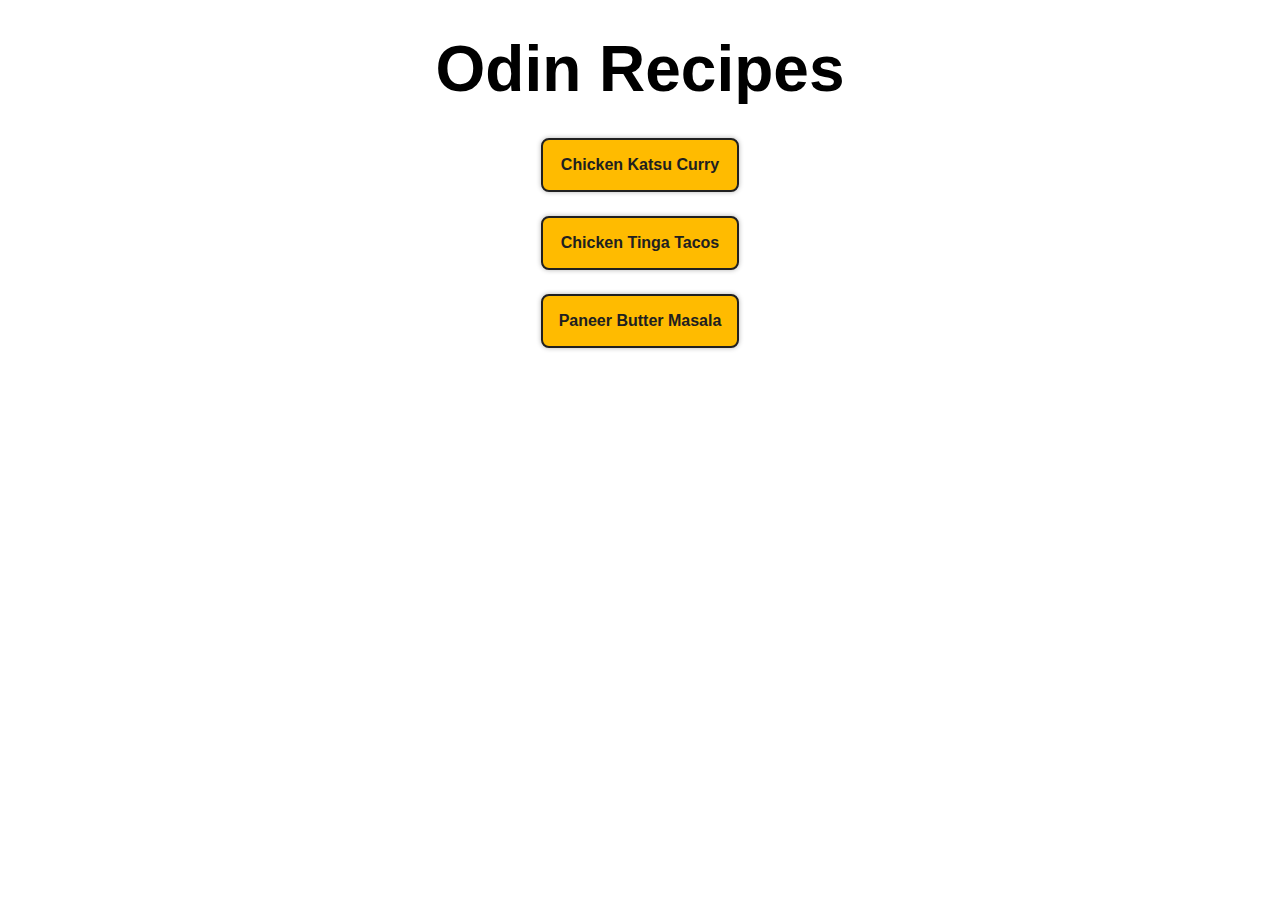
<file: index.html>
<!doctype html>
<html lang="en">
  <head>
    <meta charset="UTF-8" />
    <meta name="viewport" content="width=device-width, initial-scale=1.0" />
    <title>Odin Recipes | JBJ</title>
    <link rel="icon" type="image/x-icon" href="./img/jbj-logo.svg" />

    <link rel="stylesheet" href="./css/styles.css" />
  </head>
  <body>
    <main class="index-main">
      <h1>Odin Recipes</h1>
      <nav>
        <a class="nav-link" href="./recipes/chicken-katsu-curry.html">
          Chicken Katsu Curry
        </a>
        <a class="nav-link" href="./recipes/chicken-tinga-tacos.html"
          >Chicken Tinga Tacos
        </a>
        <a class="nav-link" href="./recipes/paneer-butter-masala.html">
          Paneer Butter Masala
        </a>
      </nav>
    </main>
  </body>
</html>
</file>
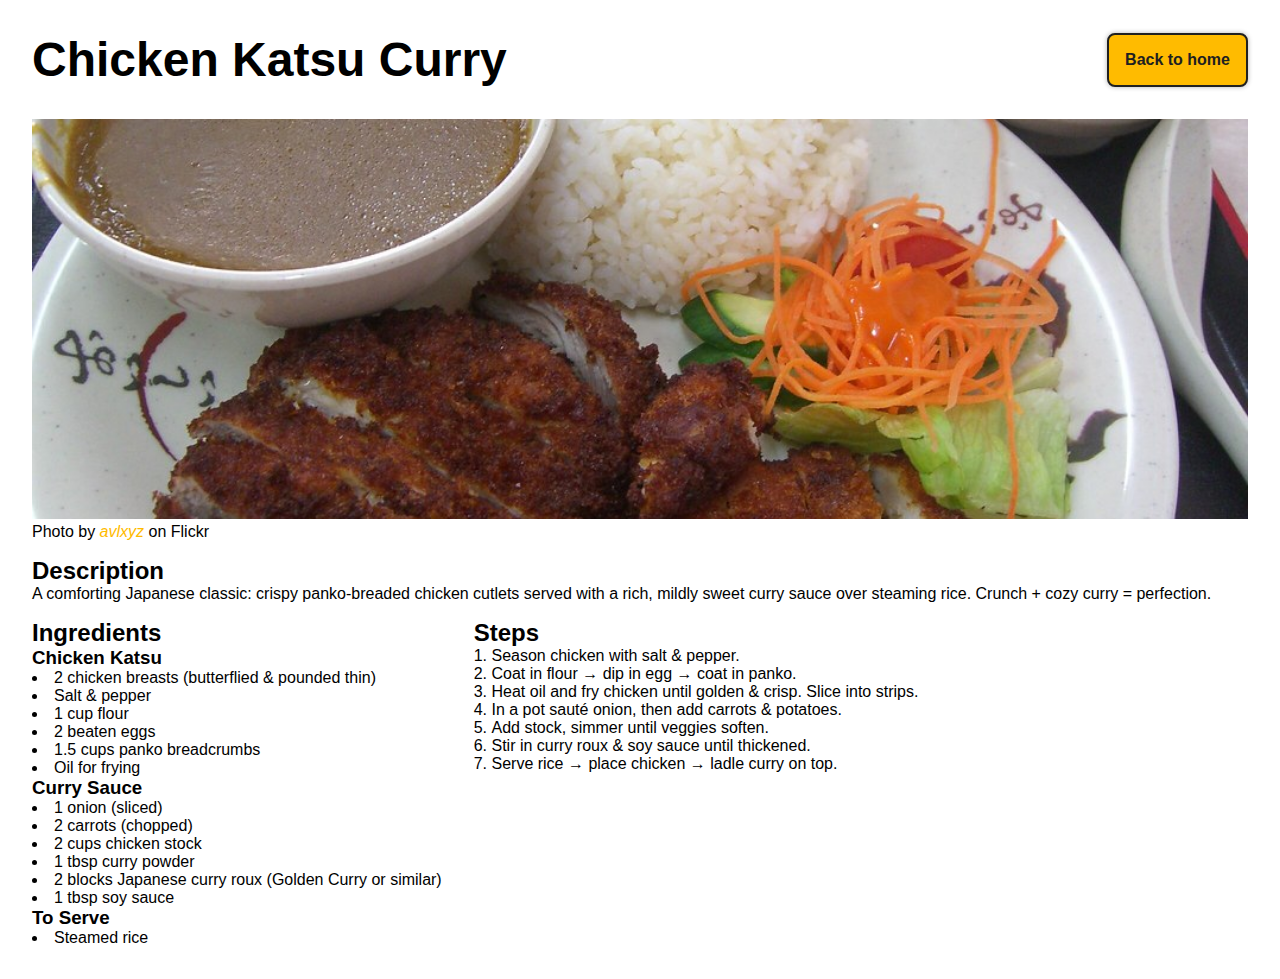
<file: recipes/chicken-katsu-curry.html>
<!doctype html>
<html lang="en">
  <head>
    <meta charset="UTF-8" />
    <meta name="viewport" content="width=device-width, initial-scale=1.0" />
    <title>Chicken Katsu Curry | JBJ</title>
    <link rel="icon" type="image/x-icon" href="../img/jbj-logo.svg" />

    <link rel="stylesheet" href="../css/styles.css" />
  </head>
  <body class="recipe-body">
    <div class="recipe-title">
      <h1>Chicken Katsu Curry</h1>
      <a class="nav-link" href="../index.html">Back to home</a>
    </div>

    <img
      src="../img/chicken-katsu-curry.jpg"
      width="600px"
      alt="Chicken katsu with curry sauce veggies and rice."
    />
    <figcaption>
      Photo by
      <a
        href="https://www.flickr.com/photos/avlxyz/53962225476"
        target="_blank"
        rel="noreferrer"
      >
        <em>avlxyz</em>
      </a>
      on Flickr
    </figcaption>

    <h2>Description</h2>
    <p>
      A comforting Japanese classic: crispy panko-breaded chicken cutlets served
      with a rich, mildly sweet curry sauce over steaming rice. Crunch + cozy
      curry = perfection.
    </p>

    <div class="recipe-flex">
      <div>
        <h2>Ingredients</h2>
        <h3>Chicken Katsu</h3>
        <ul>
          <li>2 chicken breasts (butterflied & pounded thin)</li>
          <li>Salt & pepper</li>
          <li>1 cup flour</li>
          <li>2 beaten eggs</li>
          <li>1.5 cups panko breadcrumbs</li>
          <li>Oil for frying</li>
        </ul>
        <h3>Curry Sauce</h3>
        <ul>
          <li>1 onion (sliced)</li>
          <li>2 carrots (chopped)</li>
          <li>2 cups chicken stock</li>
          <li>1 tbsp curry powder</li>
          <li>2 blocks Japanese curry roux (Golden Curry or similar)</li>
          <li>1 tbsp soy sauce</li>
        </ul>
        <h3>To Serve</h3>
        <ul>
          <li>Steamed rice</li>
        </ul>
      </div>

      <div>
        <h2>Steps</h2>
        <ol>
          <li>Season chicken with salt & pepper.</li>
          <li>Coat in flour &rarr; dip in egg &rarr; coat in panko.</li>
          <li>
            Heat oil and fry chicken until golden & crisp. Slice into strips.
          </li>
          <li>In a pot sauté onion, then add carrots & potatoes.</li>
          <li>Add stock, simmer until veggies soften.</li>
          <li>Stir in curry roux & soy sauce until thickened.</li>
          <li>Serve rice &rarr; place chicken &rarr; ladle curry on top.</li>
        </ol>
      </div>
    </div>
  </body>
</html>
</file>
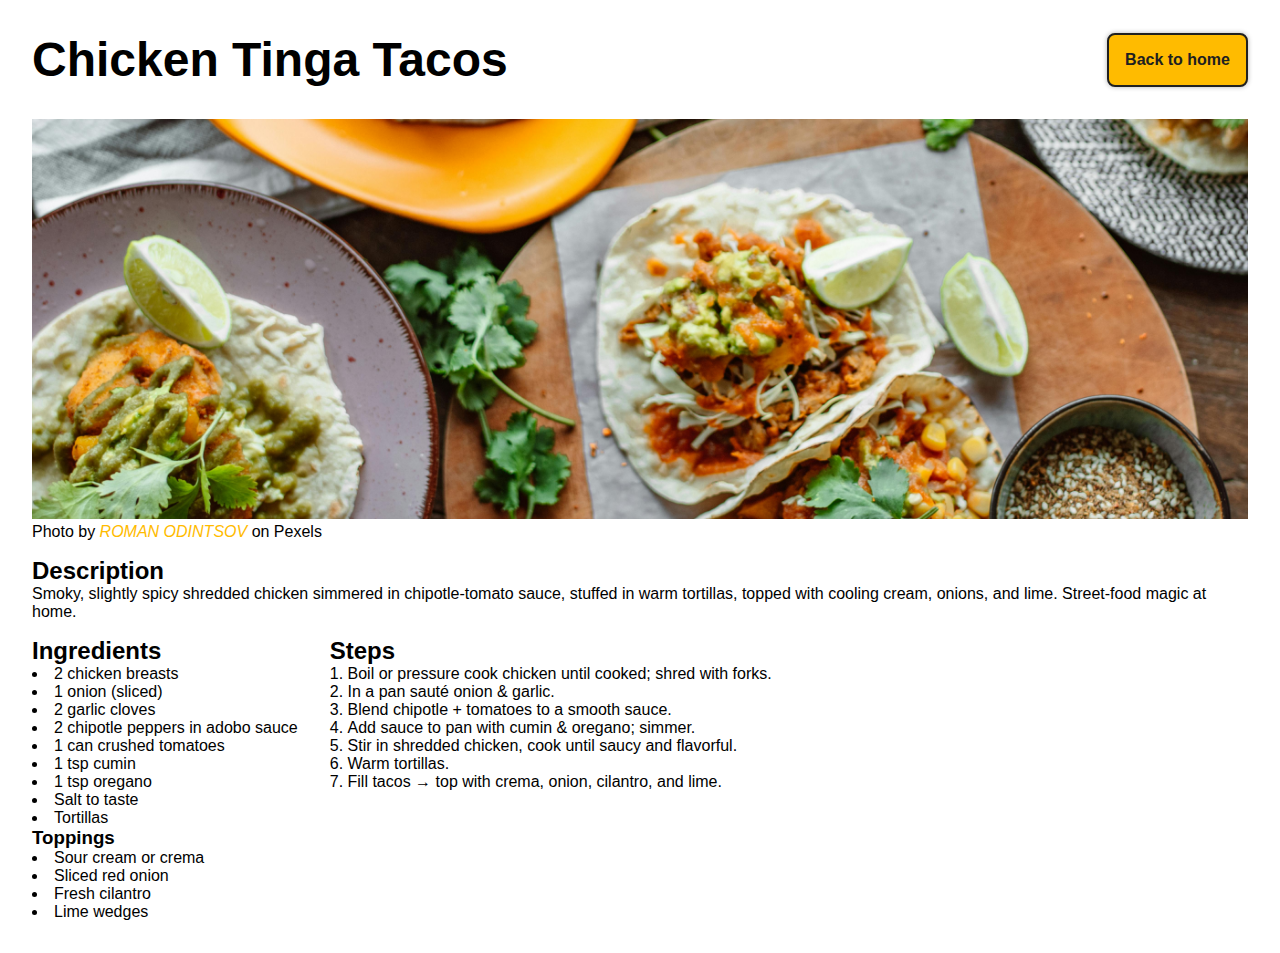
<file: recipes/chicken-tinga-tacos.html>
<!doctype html>
<html lang="en">
  <head>
    <meta charset="UTF-8" />
    <meta name="viewport" content="width=device-width, initial-scale=1.0" />
    <title>Chicken Tinga Tacos | JBJ</title>
    <link rel="icon" type="image/x-icon" href="../img/jbj-logo.svg" />

    <link rel="stylesheet" href="../css/styles.css" />
  </head>
  <body class="recipe-body">
    <div class="recipe-title">
      <h1>Chicken Tinga Tacos</h1>
      <a class="nav-link" href="../index.html">Back to home</a>
    </div>

    <img
      src="../img/chicken-tinga-tacos.jpg"
      width="600px"
      alt="Chicken tinga tacos on a decked table."
    />
    <figcaption>
      Photo by
      <a
        href="https://www.pexels.com/photo/cooked-food-on-the-table-4958781/"
        target="_blank"
        rel="noreferrer"
      >
        <em>ROMAN ODINTSOV</em>
      </a>
      on Pexels
    </figcaption>

    <h2>Description</h2>
    <p>
      Smoky, slightly spicy shredded chicken simmered in chipotle-tomato sauce,
      stuffed in warm tortillas, topped with cooling cream, onions, and lime.
      Street-food magic at home.
    </p>

    <div class="recipe-flex">
      <div>
        <h2>Ingredients</h2>
        <ul>
          <li>2 chicken breasts</li>
          <li>1 onion (sliced)</li>
          <li>2 garlic cloves</li>
          <li>2 chipotle peppers in adobo sauce</li>
          <li>1 can crushed tomatoes</li>
          <li>1 tsp cumin</li>
          <li>1 tsp oregano</li>
          <li>Salt to taste</li>
          <li>Tortillas</li>
        </ul>
        <h3>Toppings</h3>
        <ul>
          <li>Sour cream or crema</li>
          <li>Sliced red onion</li>
          <li>Fresh cilantro</li>
          <li>Lime wedges</li>
        </ul>
      </div>
      <div>
        <h2>Steps</h2>
        <ol>
          <li>Boil or pressure cook chicken until cooked; shred with forks.</li>
          <li>In a pan sauté onion & garlic.</li>
          <li>Blend chipotle &plus; tomatoes to a smooth sauce.</li>
          <li>Add sauce to pan with cumin &amp; oregano; simmer.</li>
          <li>Stir in shredded chicken, cook until saucy and flavorful.</li>
          <li>Warm tortillas.</li>
          <li>Fill tacos &rarr; top with crema, onion, cilantro, and lime.</li>
        </ol>
      </div>
    </div>
  </body>
</html>
</file>
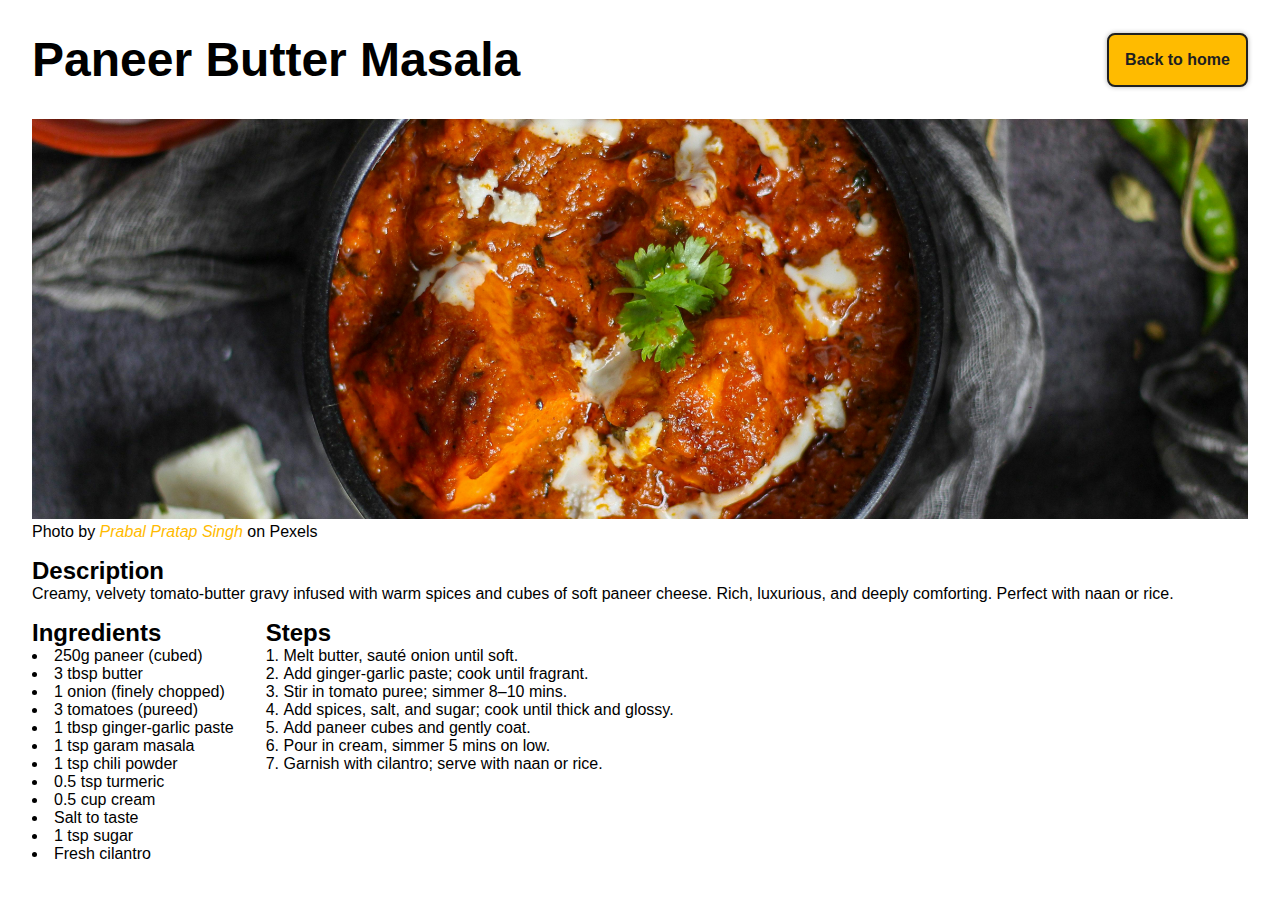
<file: recipes/paneer-butter-masala.html>
<!doctype html>
<html lang="en">
  <head>
    <meta charset="UTF-8" />
    <meta name="viewport" content="width=device-width, initial-scale=1.0" />
    <title>Paneer Butter Masala | JBJ</title>
    <link rel="icon" type="image/x-icon" href="../img/jbj-logo.svg" />

    <link rel="stylesheet" href="../css/styles.css" />
  </head>
  <body class="recipe-body">
    <div class="recipe-title">
      <h1>Paneer Butter Masala</h1>
      <a class="nav-link" href="../index.html">Back to home</a>
    </div>

    <img
      src="../img/paneer-butter-masala.jpg"
      width="600px"
      alt="Paneer butter masala seen from above, surrounded by ingredients."
    />
    <figcaption>
      Photo by
      <a
        href="https://www.pexels.com/photo/cooked-food-in-black-ceramic-bowl-9609835/"
        target="_blank"
        rel="noreferrer"
      >
        <em>Prabal Pratap Singh</em>
      </a>
      on Pexels
    </figcaption>

    <h2>Description</h2>
    <p>
      Creamy, velvety tomato-butter gravy infused with warm spices and cubes of
      soft paneer cheese. Rich, luxurious, and deeply comforting. Perfect with
      naan or rice.
    </p>

    <div class="recipe-flex">
      <div>
        <h2>Ingredients</h2>
        <ul>
          <li>250g paneer (cubed)</li>
          <li>3 tbsp butter</li>
          <li>1 onion (finely chopped)</li>
          <li>3 tomatoes (pureed)</li>
          <li>1 tbsp ginger-garlic paste</li>
          <li>1 tsp garam masala</li>
          <li>1 tsp chili powder</li>
          <li>0.5 tsp turmeric</li>
          <li>0.5 cup cream</li>
          <li>Salt to taste</li>
          <li>1 tsp sugar</li>
          <li>Fresh cilantro</li>
        </ul>
      </div>
      <div>
        <h2>Steps</h2>
        <ol>
          <li>Melt butter, sauté onion until soft.</li>
          <li>Add ginger-garlic paste; cook until fragrant.</li>
          <li>Stir in tomato puree; simmer 8–10 mins.</li>
          <li>Add spices, salt, and sugar; cook until thick and glossy.</li>
          <li>Add paneer cubes and gently coat.</li>
          <li>Pour in cream, simmer 5 mins on low.</li>
          <li>Garnish with cilantro; serve with naan or rice.</li>
        </ol>
      </div>
    </div>
  </body>
</html>
</file>
<file: css/styles.css>
:root {
  --primary-col: #ffbb00;
  --text-col: #202020;
  --shadow-col: rgba(0, 0, 0, 0.3);
}

* {
  padding: 0;
  margin: 0;
  box-sizing: border-box;
}

html {
  font-family: Arial, Helvetica, sans-serif;
}

body {
  margin: 2rem;
}

a {
  color: var(--primary-col);
  text-decoration: none;

  &:hover {
    color: var(--text-col);
  }
}

a.nav-link {
  display: inline-block;
  background-color: var(--primary-col);
  color: var(--text-col);
  padding: 1rem;
  border: 2px solid;
  border-radius: 0.5rem;
  font-weight: bold;
  text-decoration: none;
  box-shadow: 0 0 5px var(--shadow-col);

  &:hover {
    --shadow-col: rgba(0, 0, 0, 0.8);
    transform: rotateZ(2deg) scale(1.1);
  }
}

/* Index Page Styles */
.index-main {
  text-align: center;

  h1 {
    font-size: 4rem;
    margin: 2rem;
  }
}

.index-main nav {
  margin: 0 auto;
  display: flex;
  flex-direction: column;
  width: fit-content;
  gap: 1.5rem;
}

/* Recipe Page Styles */
.recipe-title {
  display: flex;
  align-items: center;
  justify-content: space-between;
  margin-bottom: 2rem;

  h1 {
    font-size: 3rem;
  }
}

.recipe-body {
  img {
    width: 100%;
    height: 400px;
    object-fit: cover;
  }

  h2 {
    margin-top: 1rem;
  }

  li {
    list-style-position: inside;
  }
}

.recipe-flex {
  display: flex;
  gap: 2rem;
}
</file>
